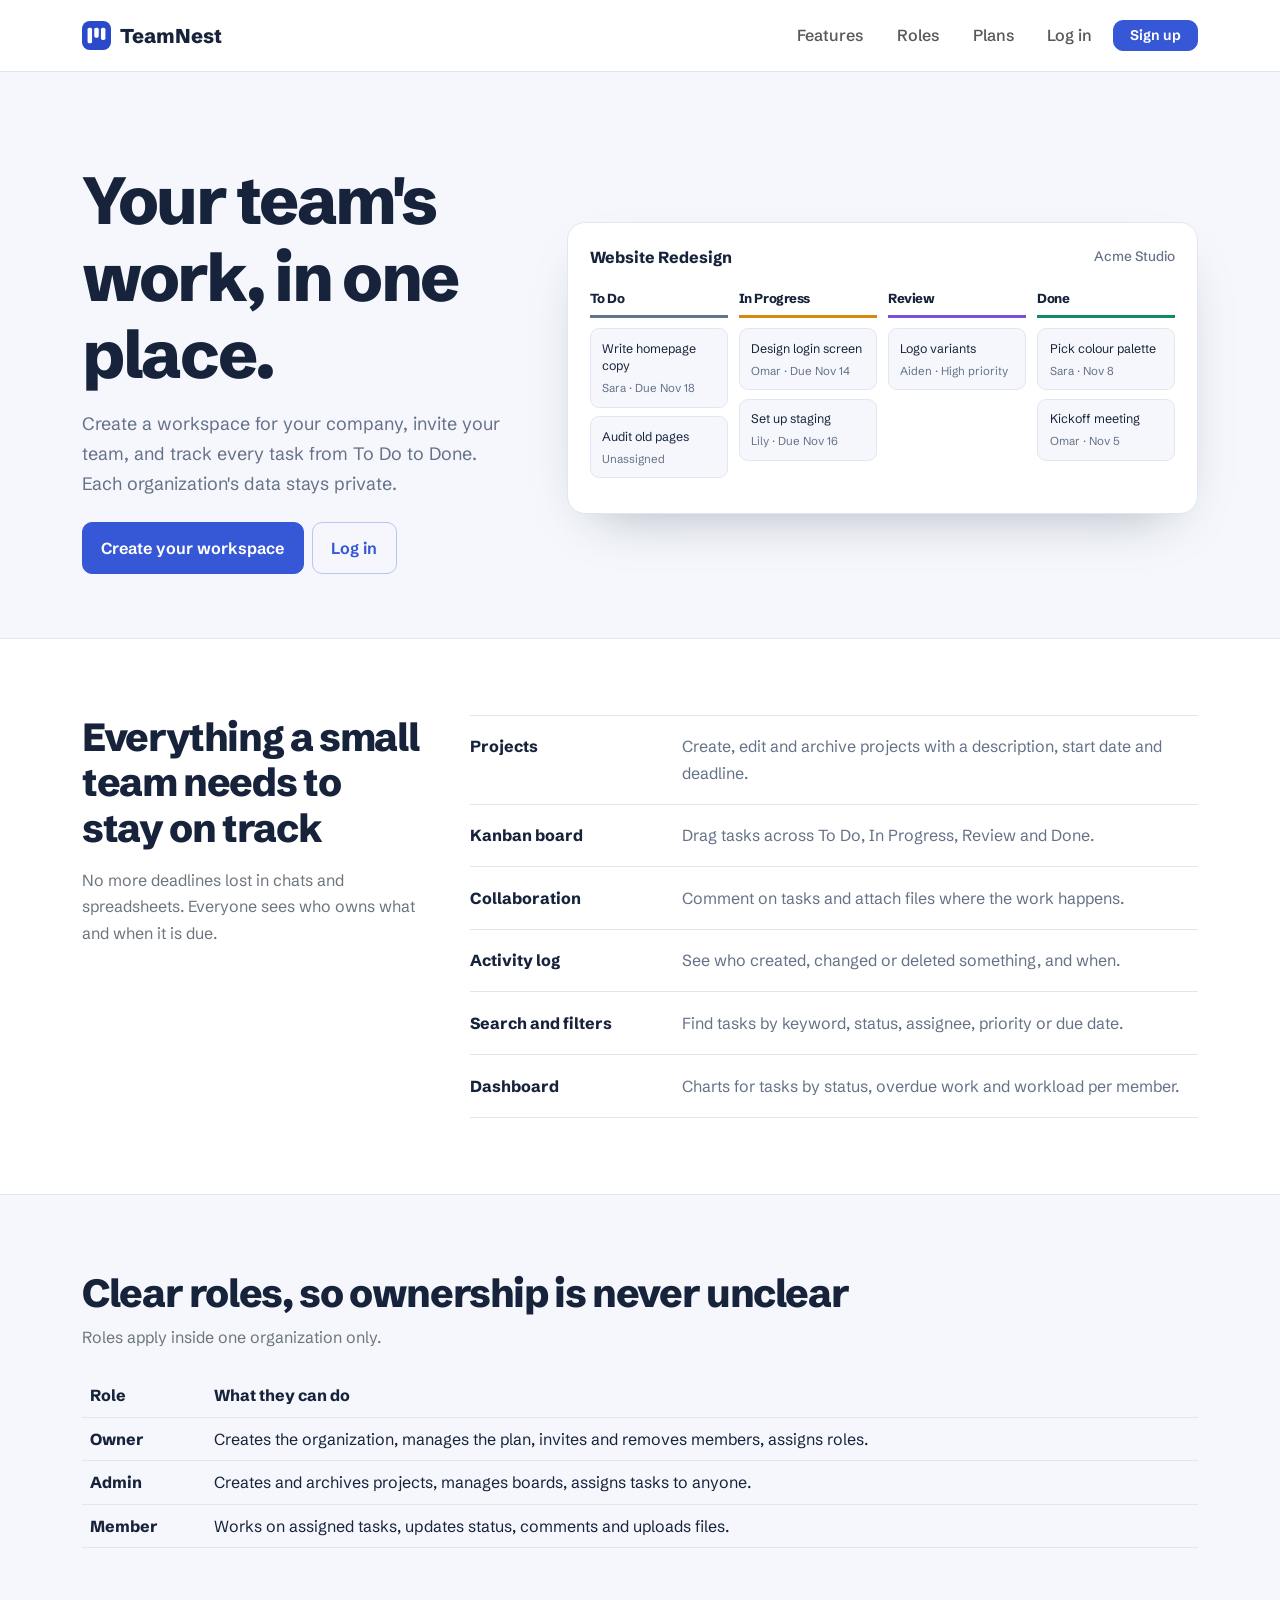
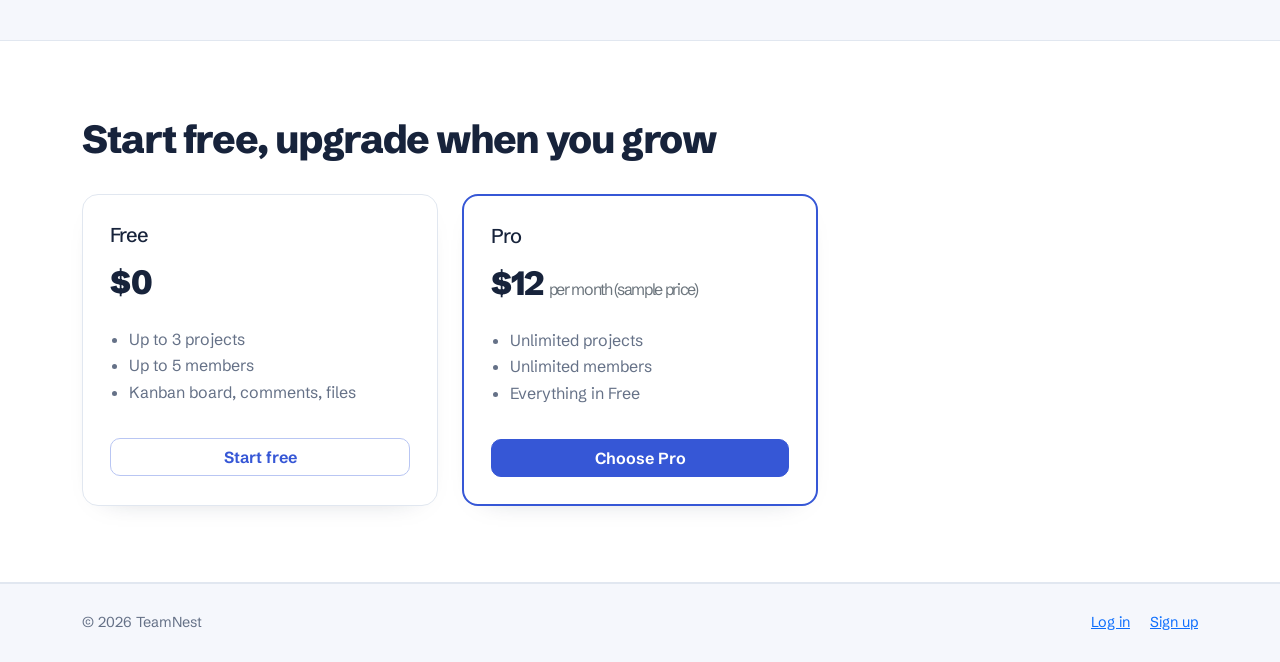
<file: index.html>
<!DOCTYPE html>
<html lang="en">
<head>
  <meta charset="utf-8">
  <meta name="viewport" content="width=device-width, initial-scale=1">
  <title>TeamNest — Project management for small teams</title>
  <link rel="preconnect" href="https://fonts.googleapis.com">
  <link rel="preconnect" href="https://fonts.gstatic.com" crossorigin>
  <link href="https://fonts.googleapis.com/css2?family=Schibsted+Grotesk:wght@400;500;700;800&display=swap" rel="stylesheet">
  <link href="https://cdn.jsdelivr.net/npm/bootstrap@5.3.3/dist/css/bootstrap.min.css" rel="stylesheet">
  <link href="style.css" rel="stylesheet">
</head>
<body>

  <nav class="navbar navbar-expand-md tn-nav">
    <div class="container">
      <a class="tn-brand" href="index.html">
        <svg class="tn-logo" viewBox="0 0 26 26" aria-hidden="true"><rect width="26" height="26" rx="7" fill="#2b4acb"/><rect x="5" y="6" width="4" height="14" rx="1.5" fill="#fff"/><rect x="11" y="6" width="4" height="9" rx="1.5" fill="#fff"/><rect x="17" y="6" width="4" height="11" rx="1.5" fill="#fff"/></svg>
        TeamNest
      </a>
      <button class="navbar-toggler" type="button" data-bs-toggle="collapse" data-bs-target="#nav" aria-controls="nav" aria-expanded="false" aria-label="Toggle navigation">
        <span class="navbar-toggler-icon"></span>
      </button>
      <div class="collapse navbar-collapse" id="nav">
        <ul class="navbar-nav ms-auto align-items-md-center gap-md-2">
          <li class="nav-item"><a class="nav-link" href="#features">Features</a></li>
          <li class="nav-item"><a class="nav-link" href="#roles">Roles</a></li>
          <li class="nav-item"><a class="nav-link" href="#plans">Plans</a></li>
          <li class="nav-item"><a class="nav-link" href="login.html">Log in</a></li>
          <li class="nav-item"><a class="btn btn-primary btn-sm px-3" href="signup.html">Sign up</a></li>
        </ul>
      </div>
    </div>
  </nav>

  <header class="tn-hero">
    <div class="container">
      <div class="row align-items-center g-5">
        <div class="col-lg-5">
          <h1>Your team's work, in one place.</h1>
          <p class="lead mt-3">Create a workspace for your company, invite your team, and track every task from To Do to Done. Each organization's data stays private.</p>
          <div class="d-flex flex-wrap gap-2 mt-4">
            <a class="btn btn-primary btn-lg" href="signup.html">Create your workspace</a>
            <a class="btn btn-outline-primary btn-lg" href="login.html">Log in</a>
          </div>
        </div>

        <div class="col-lg-7">
          <div class="tn-board" aria-label="Example Kanban board with sample tasks">
            <div class="tn-board-title">Website Redesign <span>Acme Studio</span></div>
            <div class="tn-cols">
              <div class="tn-col tn-todo">
                <h4>To Do</h4>
                <div class="tn-task">Write homepage copy<small>Sara · Due Nov 18</small></div>
                <div class="tn-task">Audit old pages<small>Unassigned</small></div>
              </div>
              <div class="tn-col tn-progress">
                <h4>In Progress</h4>
                <div class="tn-task">Design login screen<small>Omar · Due Nov 14</small></div>
                <div class="tn-task">Set up staging<small>Lily · Due Nov 16</small></div>
              </div>
              <div class="tn-col tn-review">
                <h4>Review</h4>
                <div class="tn-task">Logo variants<small>Aiden · High priority</small></div>
              </div>
              <div class="tn-col tn-done">
                <h4>Done</h4>
                <div class="tn-task">Pick colour palette<small>Sara · Nov 8</small></div>
                <div class="tn-task">Kickoff meeting<small>Omar · Nov 5</small></div>
              </div>
            </div>
          </div>
        </div>
      </div>
    </div>
  </header>

  <section class="tn-section tn-alt" id="features">
    <div class="container">
      <div class="row g-5">
        <div class="col-lg-4">
          <h2>Everything a small team needs to stay on track</h2>
          <p class="text-secondary mt-3">No more deadlines lost in chats and spreadsheets. Everyone sees who owns what and when it is due.</p>
        </div>
        <div class="col-lg-8">
          <ul class="tn-feature-list">
            <li><strong>Projects</strong><span>Create, edit and archive projects with a description, start date and deadline.</span></li>
            <li><strong>Kanban board</strong><span>Drag tasks across To Do, In Progress, Review and Done.</span></li>
            <li><strong>Collaboration</strong><span>Comment on tasks and attach files where the work happens.</span></li>
            <li><strong>Activity log</strong><span>See who created, changed or deleted something, and when.</span></li>
            <li><strong>Search and filters</strong><span>Find tasks by keyword, status, assignee, priority or due date.</span></li>
            <li><strong>Dashboard</strong><span>Charts for tasks by status, overdue work and workload per member.</span></li>
          </ul>
        </div>
      </div>
    </div>
  </section>

  <section class="tn-section" id="roles">
    <div class="container">
      <h2>Clear roles, so ownership is never unclear</h2>
      <p class="text-secondary mt-2 mb-4">Roles apply inside one organization only.</p>
      <div class="table-responsive">
        <table class="table tn-table align-middle">
          <thead>
            <tr><th scope="col">Role</th><th scope="col">What they can do</th></tr>
          </thead>
          <tbody>
            <tr><th scope="row">Owner</th><td>Creates the organization, manages the plan, invites and removes members, assigns roles.</td></tr>
            <tr><th scope="row">Admin</th><td>Creates and archives projects, manages boards, assigns tasks to anyone.</td></tr>
            <tr><th scope="row">Member</th><td>Works on assigned tasks, updates status, comments and uploads files.</td></tr>
          </tbody>
        </table>
      </div>
    </div>
  </section>

  <section class="tn-section tn-alt" id="plans">
    <div class="container">
      <h2>Start free, upgrade when you grow</h2>
      <div class="row g-4 mt-2">
        <div class="col-md-6 col-lg-4">
          <div class="tn-plan">
            <h3 class="h5">Free</h3>
            <div class="tn-price">$0</div>
            <ul class="mt-3">
              <li>Up to 3 projects</li>
              <li>Up to 5 members</li>
              <li>Kanban board, comments, files</li>
            </ul>
            <a class="btn btn-outline-primary w-100" href="signup.html">Start free</a>
          </div>
        </div>
        <div class="col-md-6 col-lg-4">
          <div class="tn-plan tn-featured">
            <h3 class="h5">Pro</h3>
            <div class="tn-price">$12 <small class="fs-6 fw-normal text-secondary">per month (sample price)</small></div>
            <ul class="mt-3">
              <li>Unlimited projects</li>
              <li>Unlimited members</li>
              <li>Everything in Free</li>
            </ul>
            <a class="btn btn-primary w-100" href="signup.html">Choose Pro</a>
          </div>
        </div>
      </div>
    </div>
  </section>

  <footer class="tn-footer">
    <div class="container d-flex flex-wrap justify-content-between gap-2">
      <span>&copy; 2026 TeamNest</span>
      <span>
        <a href="login.html" class="me-3">Log in</a>
        <a href="signup.html">Sign up</a>
      </span>
    </div>
  </footer>

  <script src="https://cdn.jsdelivr.net/npm/bootstrap@5.3.3/dist/js/bootstrap.bundle.min.js"></script>
</body>
</html>
</file>
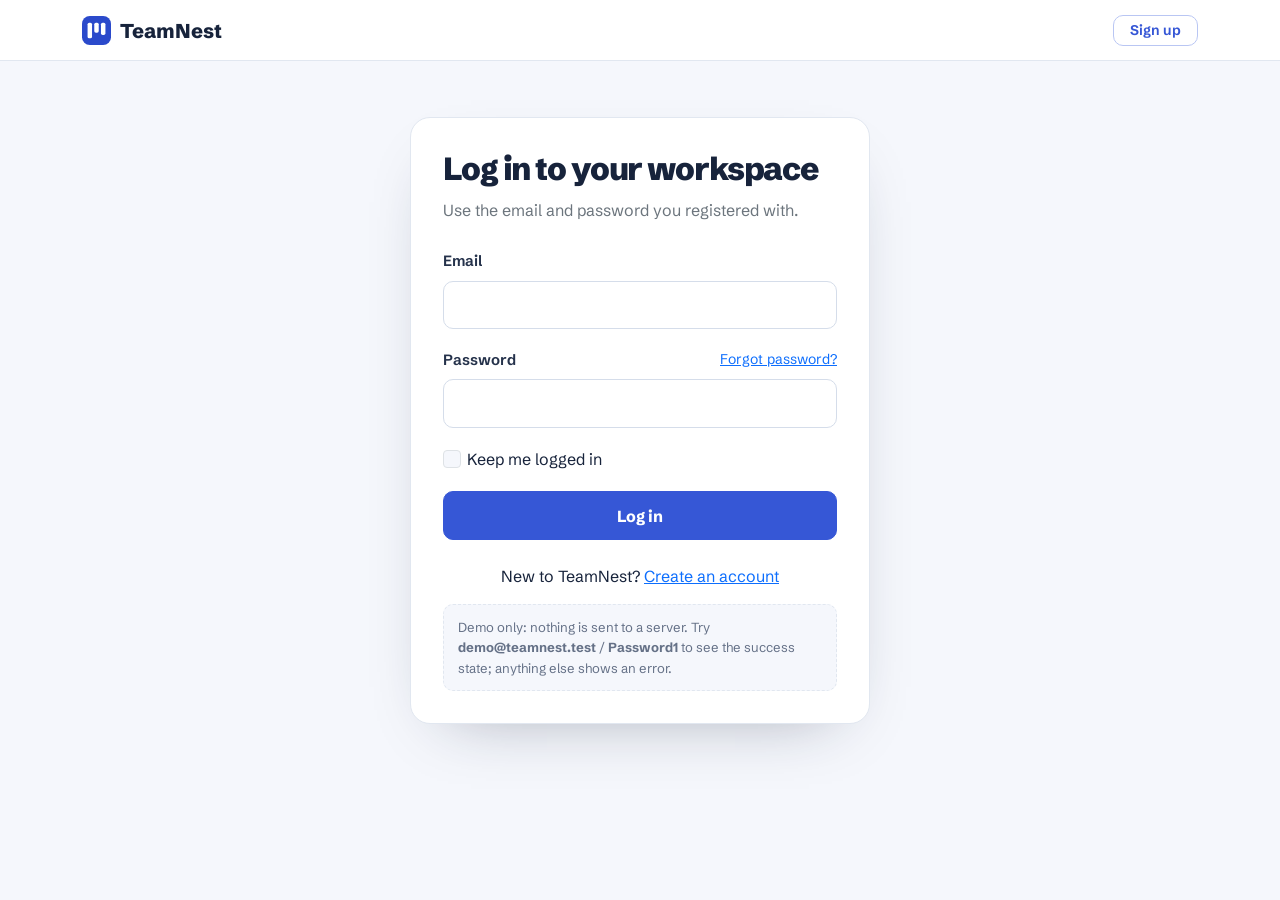
<file: login.html>
<!DOCTYPE html>
<html lang="en">
<head>
  <meta charset="utf-8">
  <meta name="viewport" content="width=device-width, initial-scale=1">
  <title>Log in — TeamNest</title>
  <link rel="preconnect" href="https://fonts.googleapis.com">
  <link rel="preconnect" href="https://fonts.gstatic.com" crossorigin>
  <link href="https://fonts.googleapis.com/css2?family=Schibsted+Grotesk:wght@400;500;700;800&display=swap" rel="stylesheet">
  <link href="https://cdn.jsdelivr.net/npm/bootstrap@5.3.3/dist/css/bootstrap.min.css" rel="stylesheet">
  <link href="style.css" rel="stylesheet">
</head>
<body>

  <nav class="navbar tn-nav">
    <div class="container">
      <a class="tn-brand" href="index.html">
        <svg class="tn-logo" viewBox="0 0 26 26" aria-hidden="true"><rect width="26" height="26" rx="7" fill="#2b4acb"/><rect x="5" y="6" width="4" height="14" rx="1.5" fill="#fff"/><rect x="11" y="6" width="4" height="9" rx="1.5" fill="#fff"/><rect x="17" y="6" width="4" height="11" rx="1.5" fill="#fff"/></svg>
        TeamNest
      </a>
      <a class="btn btn-outline-primary btn-sm px-3" href="signup.html">Sign up</a>
    </div>
  </nav>

  <main class="tn-auth">
    <div class="tn-auth-card">
      <h1>Log in to your workspace</h1>
      <p class="text-secondary">Use the email and password you registered with.</p>

      <div id="message" role="alert" class="alert alert-danger d-none"></div>

      <form id="loginForm" novalidate>
        <div class="mb-3">
          <label for="email" class="form-label">Email</label>
          <input type="email" class="form-control" id="email" name="Email" autocomplete="email" required>
          <div class="invalid-feedback">Enter a valid email address.</div>
        </div>

        <div class="mb-3">
          <div class="d-flex justify-content-between">
            <label for="password" class="form-label">Password</label>
            <a href="#" class="small">Forgot password?</a>
          </div>
          <input type="password" class="form-control" id="password" name="Password" autocomplete="current-password" required>
          <div class="invalid-feedback">Enter your password.</div>
        </div>

        <div class="form-check mb-4">
          <input class="form-check-input" type="checkbox" id="remember" name="RememberMe">
          <label class="form-check-label" for="remember">Keep me logged in</label>
        </div>

        <button type="submit" class="btn btn-primary w-100 py-2">Log in</button>
      </form>

      <p class="text-center mt-4 mb-3">New to TeamNest? <a href="signup.html">Create an account</a></p>

      <p class="tn-demo-note mb-0">Demo only: nothing is sent to a server. Try <strong>demo@teamnest.test</strong> / <strong>Password1</strong> to see the success state; anything else shows an error.</p>
    </div>
  </main>

  <script>
    // Static demo only. Real authentication will be ASP.NET Core Identity on the server.
    const form = document.getElementById("loginForm");
    const message = document.getElementById("message");

    form.addEventListener("submit", function (e) {
      e.preventDefault();
      message.className = "alert d-none";
      form.classList.add("was-validated");
      if (!form.checkValidity()) return;

      const email = form.email.value.trim().toLowerCase();
      const password = form.password.value;
      if (email === "demo@teamnest.test" && password === "Password1") {
        message.textContent = "Logged in. The dashboard will open here once it exists.";
        message.className = "alert alert-success";
      } else {
        message.textContent = "Email or password is incorrect. Check both and try again.";
        message.className = "alert alert-danger";
      }
    });
  </script>
</body>
</html>
</file>
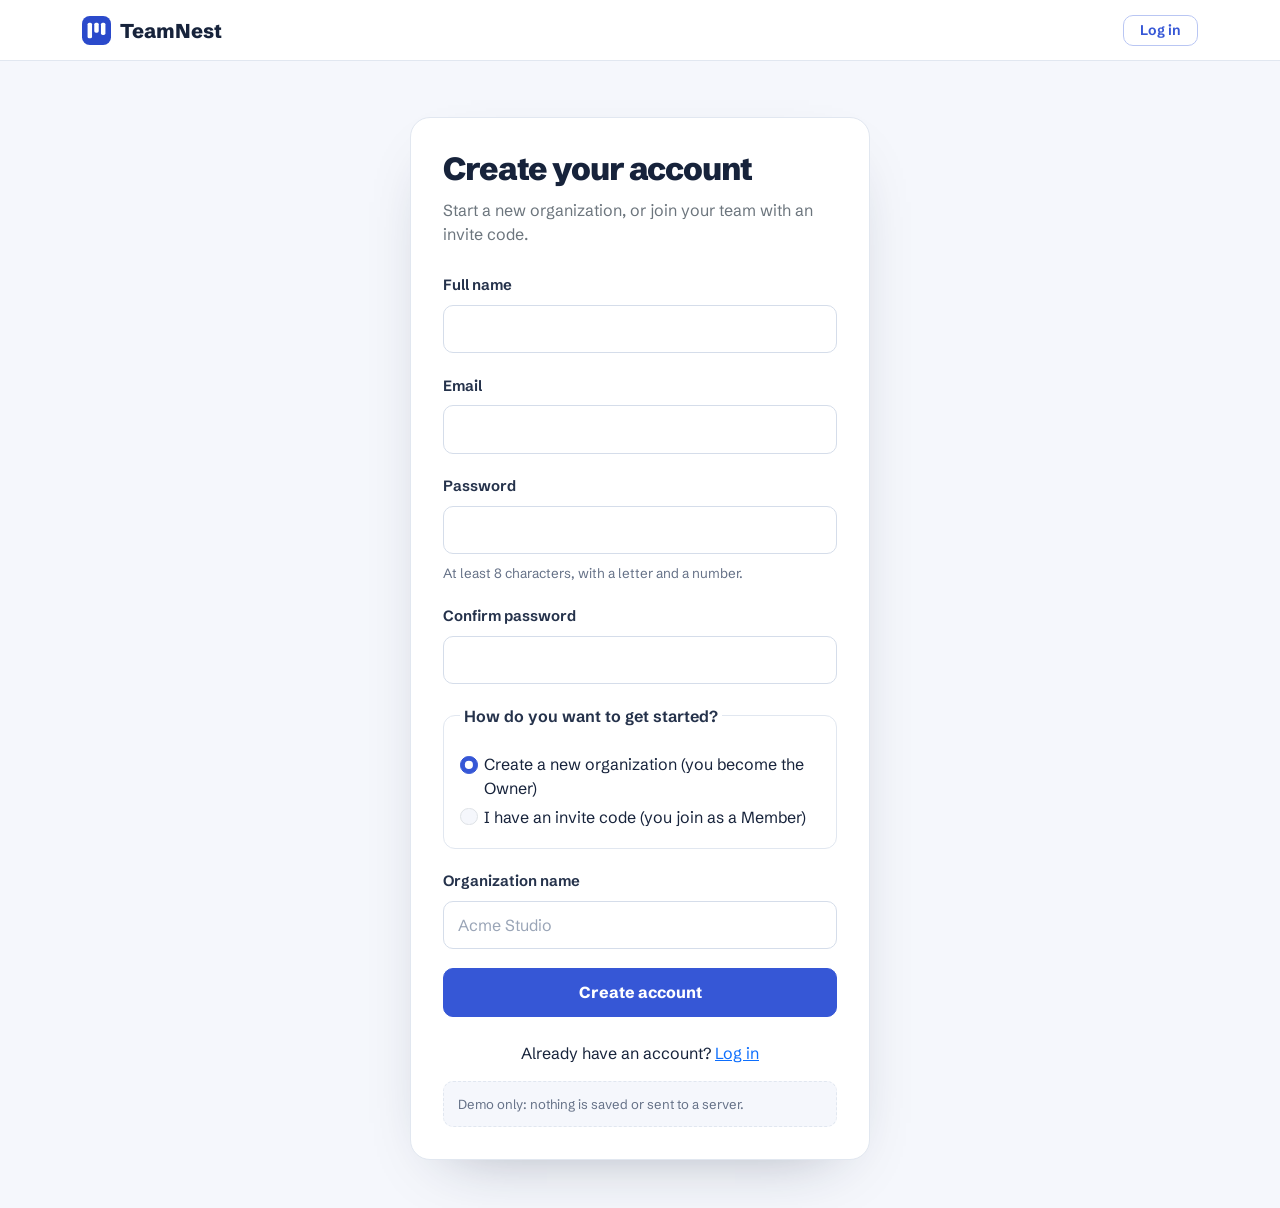
<file: signup.html>
<!DOCTYPE html>
<html lang="en">
<head>
  <meta charset="utf-8">
  <meta name="viewport" content="width=device-width, initial-scale=1">
  <title>Sign up — TeamNest</title>
  <link rel="preconnect" href="https://fonts.googleapis.com">
  <link rel="preconnect" href="https://fonts.gstatic.com" crossorigin>
  <link href="https://fonts.googleapis.com/css2?family=Schibsted+Grotesk:wght@400;500;700;800&display=swap" rel="stylesheet">
  <link href="https://cdn.jsdelivr.net/npm/bootstrap@5.3.3/dist/css/bootstrap.min.css" rel="stylesheet">
  <link href="style.css" rel="stylesheet">
</head>
<body>

  <nav class="navbar tn-nav">
    <div class="container">
      <a class="tn-brand" href="index.html">
        <svg class="tn-logo" viewBox="0 0 26 26" aria-hidden="true"><rect width="26" height="26" rx="7" fill="#2b4acb"/><rect x="5" y="6" width="4" height="14" rx="1.5" fill="#fff"/><rect x="11" y="6" width="4" height="9" rx="1.5" fill="#fff"/><rect x="17" y="6" width="4" height="11" rx="1.5" fill="#fff"/></svg>
        TeamNest
      </a>
      <a class="btn btn-outline-primary btn-sm px-3" href="login.html">Log in</a>
    </div>
  </nav>

  <main class="tn-auth">
    <div class="tn-auth-card">
      <h1>Create your account</h1>
      <p class="text-secondary">Start a new organization, or join your team with an invite code.</p>

      <div id="message" role="alert" class="alert alert-success d-none"></div>

      <form id="signupForm" novalidate>
        <div class="mb-3">
          <label for="fullName" class="form-label">Full name</label>
          <input type="text" class="form-control" id="fullName" name="FullName" autocomplete="name" required minlength="2">
          <div class="invalid-feedback">Enter your full name.</div>
        </div>

        <div class="mb-3">
          <label for="email" class="form-label">Email</label>
          <input type="email" class="form-control" id="email" name="Email" autocomplete="email" required>
          <div class="invalid-feedback">Enter a valid email address.</div>
        </div>

        <div class="mb-3">
          <label for="password" class="form-label">Password</label>
          <input type="password" class="form-control" id="password" name="Password" autocomplete="new-password" required minlength="8" pattern="(?=.*\d)(?=.*[A-Za-z]).{8,}">
          <div class="form-text">At least 8 characters, with a letter and a number.</div>
          <div class="invalid-feedback">Use at least 8 characters, including a letter and a number.</div>
        </div>

        <div class="mb-4">
          <label for="confirmPassword" class="form-label">Confirm password</label>
          <input type="password" class="form-control" id="confirmPassword" name="ConfirmPassword" autocomplete="new-password" required>
          <div class="invalid-feedback">Passwords do not match.</div>
        </div>

        <fieldset class="mb-3">
          <legend class="form-label fs-6">How do you want to get started?</legend>
          <div class="form-check">
            <input class="form-check-input" type="radio" name="JoinMode" id="modeCreate" value="create" checked>
            <label class="form-check-label" for="modeCreate">Create a new organization (you become the Owner)</label>
          </div>
          <div class="form-check">
            <input class="form-check-input" type="radio" name="JoinMode" id="modeJoin" value="join">
            <label class="form-check-label" for="modeJoin">I have an invite code (you join as a Member)</label>
          </div>
        </fieldset>

        <div class="mb-4" id="orgField">
          <label for="orgName" class="form-label">Organization name</label>
          <input type="text" class="form-control" id="orgName" name="OrganizationName" placeholder="Acme Studio" required minlength="2">
          <div class="invalid-feedback">Enter a name for your organization.</div>
        </div>

        <div class="mb-4 d-none" id="codeField">
          <label for="inviteCode" class="form-label">Invite code</label>
          <input type="text" class="form-control" id="inviteCode" name="InviteCode" placeholder="e.g. ACME-4F7K" pattern="[A-Za-z0-9\-]{6,}">
          <div class="invalid-feedback">Enter the invite code you received (at least 6 characters).</div>
        </div>

        <button type="submit" class="btn btn-primary w-100 py-2">Create account</button>
      </form>

      <p class="text-center mt-4 mb-3">Already have an account? <a href="login.html">Log in</a></p>

      <p class="tn-demo-note mb-0">Demo only: nothing is saved or sent to a server.</p>
    </div>
  </main>

  <script>
    // Static demo only. Real validation must be repeated on the server (ASP.NET Core Identity + model validation).
    const form = document.getElementById("signupForm");
    const message = document.getElementById("message");
    const orgField = document.getElementById("orgField");
    const codeField = document.getElementById("codeField");
    const orgName = document.getElementById("orgName");
    const inviteCode = document.getElementById("inviteCode");

    function updateMode() {
      const joining = form.JoinMode.value === "join";
      orgField.classList.toggle("d-none", joining);
      codeField.classList.toggle("d-none", !joining);
      orgName.required = !joining;
      inviteCode.required = joining;
    }
    form.querySelectorAll('input[name="JoinMode"]').forEach(function (r) {
      r.addEventListener("change", updateMode);
    });
    updateMode();

    form.addEventListener("submit", function (e) {
      e.preventDefault();
      message.classList.add("d-none");

      const confirm = form.confirmPassword;
      confirm.setCustomValidity(confirm.value === form.password.value ? "" : "Passwords do not match.");

      form.classList.add("was-validated");
      if (!form.checkValidity()) return;

      const role = form.JoinMode.value === "join" ? "Member" : "Owner";
      message.textContent = "Account created (demo). You would join as " + role + " and land on your dashboard.";
      message.classList.remove("d-none");
    });
  </script>
</body>
</html>
</file>
<file: style.css>
/* TeamNest — responsive UI polish */
:root{
 --tn-bg:#f5f7fc;--tn-surface:#fff;--tn-ink:#17233b;--tn-muted:#657187;
 --tn-line:#e1e7f0;--tn-accent:#3657d6;--tn-accent-dark:#2945b8;
 --tn-todo:#64748b;--tn-progress:#d98a0b;--tn-review:#7c4ddb;--tn-done:#0f8a6c;
 --bs-body-font-family:"Schibsted Grotesk",system-ui,-apple-system,"Segoe UI",sans-serif;
 --bs-body-color:var(--tn-ink);--bs-body-bg:var(--tn-bg);
 --bs-link-color:var(--tn-accent);--bs-link-hover-color:var(--tn-accent-dark);
}
*{box-sizing:border-box}
html{scroll-behavior:smooth;scroll-padding-top:5rem}
body{line-height:1.65;min-width:320px}
h1,h2,h3,h4{letter-spacing:-.035em;line-height:1.16;color:var(--tn-ink)}
p{overflow-wrap:anywhere}
a{transition:color .18s ease}
.btn{font-weight:650;border-radius:10px;transition:transform .18s ease,background-color .18s ease,border-color .18s ease;white-space:normal}
.btn:hover{transform:translateY(-1px)}
.btn-primary{--bs-btn-bg:var(--tn-accent);--bs-btn-border-color:var(--tn-accent);--bs-btn-hover-bg:var(--tn-accent-dark);--bs-btn-hover-border-color:var(--tn-accent-dark);--bs-btn-active-bg:var(--tn-accent-dark);--bs-btn-active-border-color:var(--tn-accent-dark);--bs-btn-focus-shadow-rgb:54,87,214}
.btn-outline-primary{--bs-btn-color:var(--tn-accent);--bs-btn-border-color:#b9c6f3;--bs-btn-hover-bg:var(--tn-accent);--bs-btn-hover-border-color:var(--tn-accent)}
.form-label{font-weight:650;font-size:.93rem;margin-bottom:.45rem;color:#25324b}
.form-control,.form-select{min-height:48px;padding:.7rem .9rem;border:1px solid #d5ddea;border-radius:10px;background-color:#fff;color:var(--tn-ink);font-size:1rem;transition:border-color .18s ease,box-shadow .18s ease}
.form-control::placeholder{color:#9aa5b7}
.form-control:hover,.form-select:hover{border-color:#aab8d2}
.form-control:focus,.form-select:focus,.form-check-input:focus{border-color:var(--tn-accent);box-shadow:0 0 0 .22rem rgba(54,87,214,.14)}
.form-check-input{width:1.1em;height:1.1em;margin-top:.25em}
.form-check-input:checked{background-color:var(--tn-accent);border-color:var(--tn-accent)}
.form-check-label{line-height:1.5}
.form-text{color:var(--tn-muted);font-size:.84rem;margin-top:.45rem}
.invalid-feedback{font-size:.85rem}
.alert{border-radius:10px;overflow-wrap:anywhere}
/* Navigation */
.tn-nav{background:rgba(255,255,255,.94);border-bottom:1px solid var(--tn-line);padding:.85rem 0;position:sticky;top:0;z-index:1000;backdrop-filter:blur(12px)}
.tn-brand{font-weight:800;font-size:1.25rem;color:var(--tn-ink);text-decoration:none;display:inline-flex;align-items:center;gap:.55rem}
.tn-brand:hover{color:var(--tn-ink)}
.tn-logo{width:29px;height:29px;flex:0 0 auto}
.navbar-toggler{border:1px solid var(--tn-line);border-radius:9px;padding:.45rem .65rem}
.navbar-toggler:focus{box-shadow:0 0 0 .2rem rgba(54,87,214,.15)}
.nav-link{font-weight:550;padding:.55rem .8rem!important;border-radius:8px}
.nav-link:hover{background:#f1f4fb;color:var(--tn-accent)}
/* Hero / preview */
.tn-hero{padding:clamp(3rem,7vw,6rem) 0 clamp(2.5rem,5vw,4rem);overflow:hidden}
.tn-hero h1{font-size:clamp(2.35rem,5.2vw,4.2rem);font-weight:800;max-width:12ch}
.tn-hero .lead{color:var(--tn-muted);max-width:48ch;font-size:clamp(1rem,1.4vw,1.15rem)}
.tn-hero .btn-lg{padding:.8rem 1.15rem;font-size:1rem}
.tn-board{background:var(--tn-surface);border:1px solid var(--tn-line);border-radius:18px;padding:clamp(.85rem,2vw,1.35rem);box-shadow:0 22px 55px -30px rgba(21,32,54,.4);min-width:0}
.tn-board-title{font-weight:750;font-size:1rem;margin-bottom:1rem;display:flex;justify-content:space-between;align-items:center;gap:.75rem;flex-wrap:wrap}
.tn-board-title span{color:var(--tn-muted);font-weight:500;font-size:.85rem}
.tn-cols{display:grid;grid-template-columns:repeat(4,minmax(125px,1fr));gap:.7rem;overflow-x:auto;padding-bottom:.25rem}
.tn-col{min-width:0}
.tn-col h4{font-size:.82rem;font-weight:750;margin:0 0 .65rem;padding:.25rem 0 .55rem;border-bottom:3px solid var(--c)}
.tn-task{background:var(--tn-bg);border:1px solid var(--tn-line);border-radius:9px;padding:.65rem .7rem;font-size:.78rem;margin-bottom:.55rem;line-height:1.4;overflow-wrap:anywhere}
.tn-task small{display:block;color:var(--tn-muted);margin-top:.35rem;font-size:.72rem}
.tn-todo{--c:var(--tn-todo)}.tn-progress{--c:var(--tn-progress)}.tn-review{--c:var(--tn-review)}.tn-done{--c:var(--tn-done)}
/* Sections */
.tn-section{padding:clamp(2.7rem,6vw,4.75rem) 0}
.tn-section h2{font-size:clamp(1.7rem,3.5vw,2.45rem);font-weight:800}
.tn-alt{background:var(--tn-surface);border-top:1px solid var(--tn-line);border-bottom:1px solid var(--tn-line)}
.tn-feature-list{list-style:none;padding:0;margin:0}
.tn-feature-list li{display:grid;grid-template-columns:minmax(9rem,12rem) minmax(0,1fr);gap:1.25rem;padding:1.1rem 0;border-top:1px solid var(--tn-line)}
.tn-feature-list li:last-child{border-bottom:1px solid var(--tn-line)}
.tn-feature-list strong{font-weight:750}
.tn-feature-list span{color:var(--tn-muted)}
.tn-table{--bs-table-bg:transparent;--bs-table-color:var(--tn-ink);--bs-table-border-color:var(--tn-line)}
.tn-table th{font-weight:750;white-space:nowrap}
.tn-table td{min-width:220px}
.tn-plan{background:var(--tn-surface);border:1px solid var(--tn-line);border-radius:16px;padding:clamp(1.15rem,3vw,1.7rem);height:100%;box-shadow:0 10px 30px -25px rgba(21,32,54,.4)}
.tn-plan.tn-featured{border:2px solid var(--tn-accent)}
.tn-price{font-size:2.1rem;font-weight:850;letter-spacing:-.04em}
.tn-plan ul{padding-left:1.15rem;color:var(--tn-muted);min-height:6rem}
.tn-footer{padding:1.7rem 0;color:var(--tn-muted);font-size:.9rem;border-top:1px solid var(--tn-line)}
/* Auth pages */
.tn-auth{min-height:calc(100svh - 65px);display:grid;place-items:center;padding:clamp(1.25rem,5vw,3.5rem) 1rem;background:radial-gradient(ellipse at top,#eaf0ff 0%,transparent 55%)}
.tn-auth-card{width:100%;max-width:490px;background:var(--tn-surface);border:1px solid var(--tn-line);border-radius:20px;padding:clamp(1.25rem,4vw,2.5rem);box-shadow:0 24px 65px -38px rgba(21,32,54,.42)}
.tn-auth-card h1{font-size:clamp(1.55rem,4vw,2rem);font-weight:850;margin-bottom:.65rem}
.tn-auth-card>p:not(.tn-demo-note){line-height:1.5}
.tn-auth-card form{margin-top:1.6rem}
.tn-auth-card form>.mb-3,.tn-auth-card form>.mb-4{margin-bottom:1.15rem!important}
.tn-auth-card button[type=submit]{min-height:49px;font-weight:750}
.tn-demo-note{font-size:.82rem;color:var(--tn-muted);background:var(--tn-bg);border:1px dashed var(--tn-line);border-radius:10px;padding:.75rem .85rem;line-height:1.55;overflow-wrap:anywhere}
fieldset{min-width:0;border:1px solid var(--tn-line);border-radius:12px;padding:1rem!important}
fieldset legend{float:none;width:auto;padding:0 .25rem;font-weight:750}
@media(max-width:767.98px){
 .tn-nav .navbar-collapse{padding-top:.75rem}
 .tn-nav .navbar-nav{align-items:stretch!important;gap:.15rem!important}
 .tn-nav .navbar-nav .btn{display:inline-block;margin-top:.35rem}
 .tn-hero{padding-top:3rem}
 .tn-hero .row{--bs-gutter-y:2.5rem}
 .tn-cols{grid-template-columns:repeat(4,minmax(145px,1fr))}
 .tn-board{overflow:hidden}
 .tn-feature-list li{grid-template-columns:1fr;gap:.25rem}
 .tn-section .row{--bs-gutter-y:2rem}
}
@media(max-width:480px){
 .tn-hero h1{font-size:2.35rem}
 .tn-hero .d-flex .btn{width:100%}
 .tn-auth{padding:1rem .75rem}
 .tn-auth-card{border-radius:15px}
 .tn-board-title{align-items:flex-start;flex-direction:column;gap:.2rem}
 .tn-section{padding:2.7rem 0}
}
@media(prefers-reduced-motion:reduce){*,*::before,*::after{scroll-behavior:auto!important;transition:none!important;animation:none!important}}


/* Compact authentication pages: natural page height, no full-screen background */
.tn-auth{
  min-height:0;
  display:flex;
  justify-content:center;
  align-items:flex-start;
  padding:2.25rem 1rem 3rem;
  background:transparent;
}
.tn-auth-card{
  max-width:460px;
  padding:clamp(1.25rem,3vw,2rem);
}
@media(min-height:850px){
  .tn-auth{padding-top:3.5rem}
}
</file>
